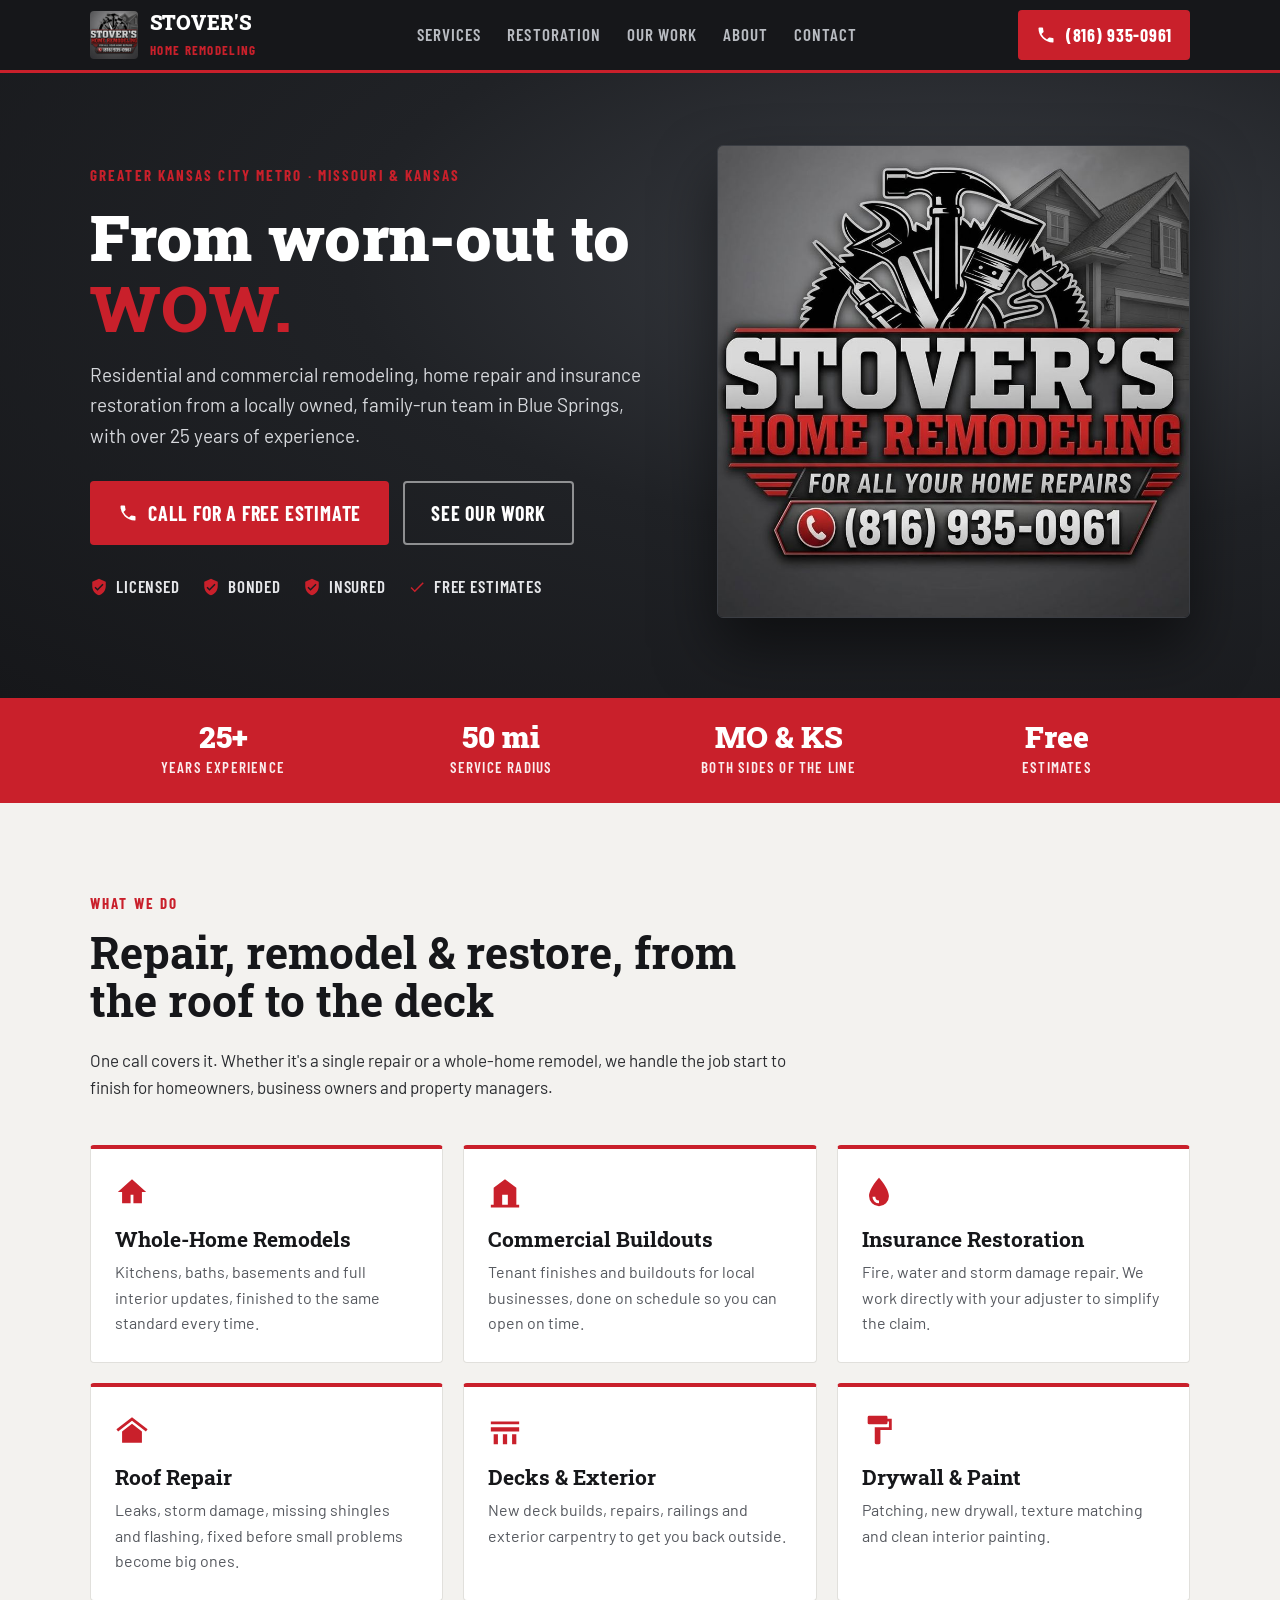
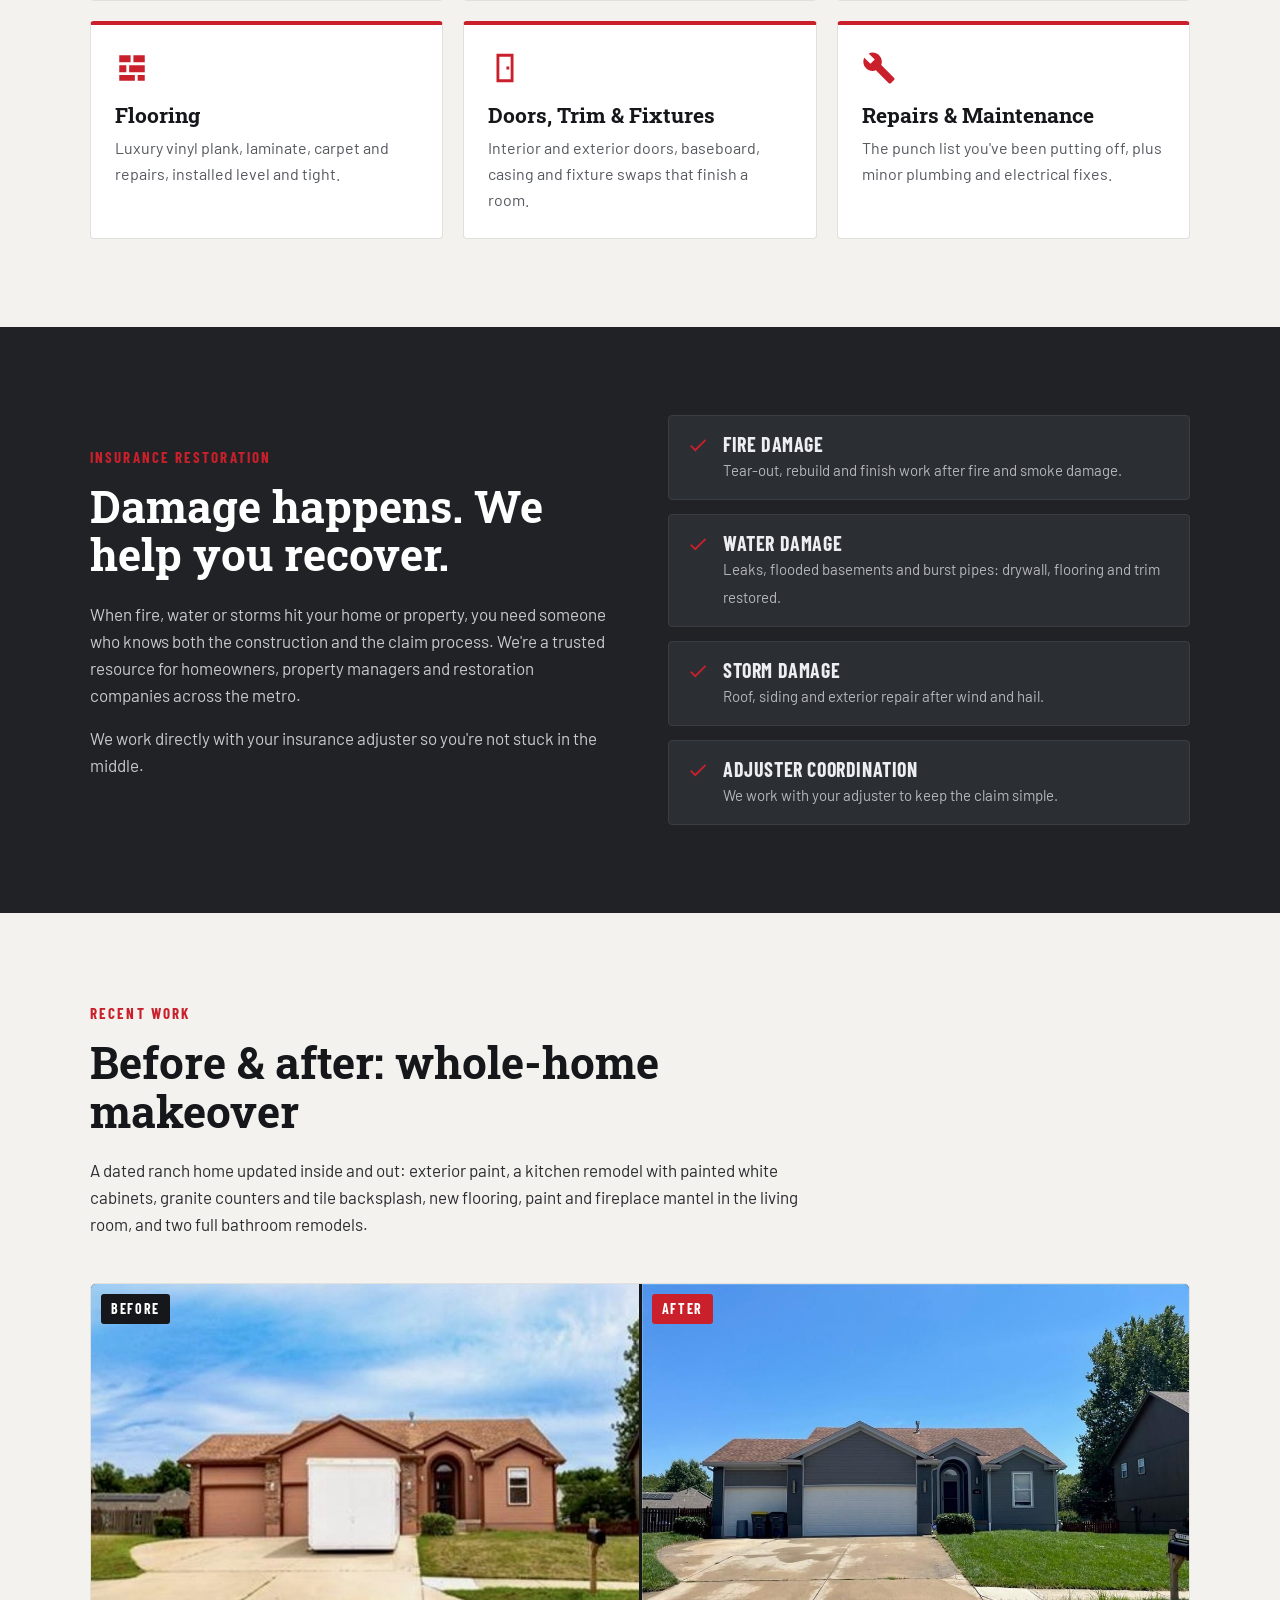
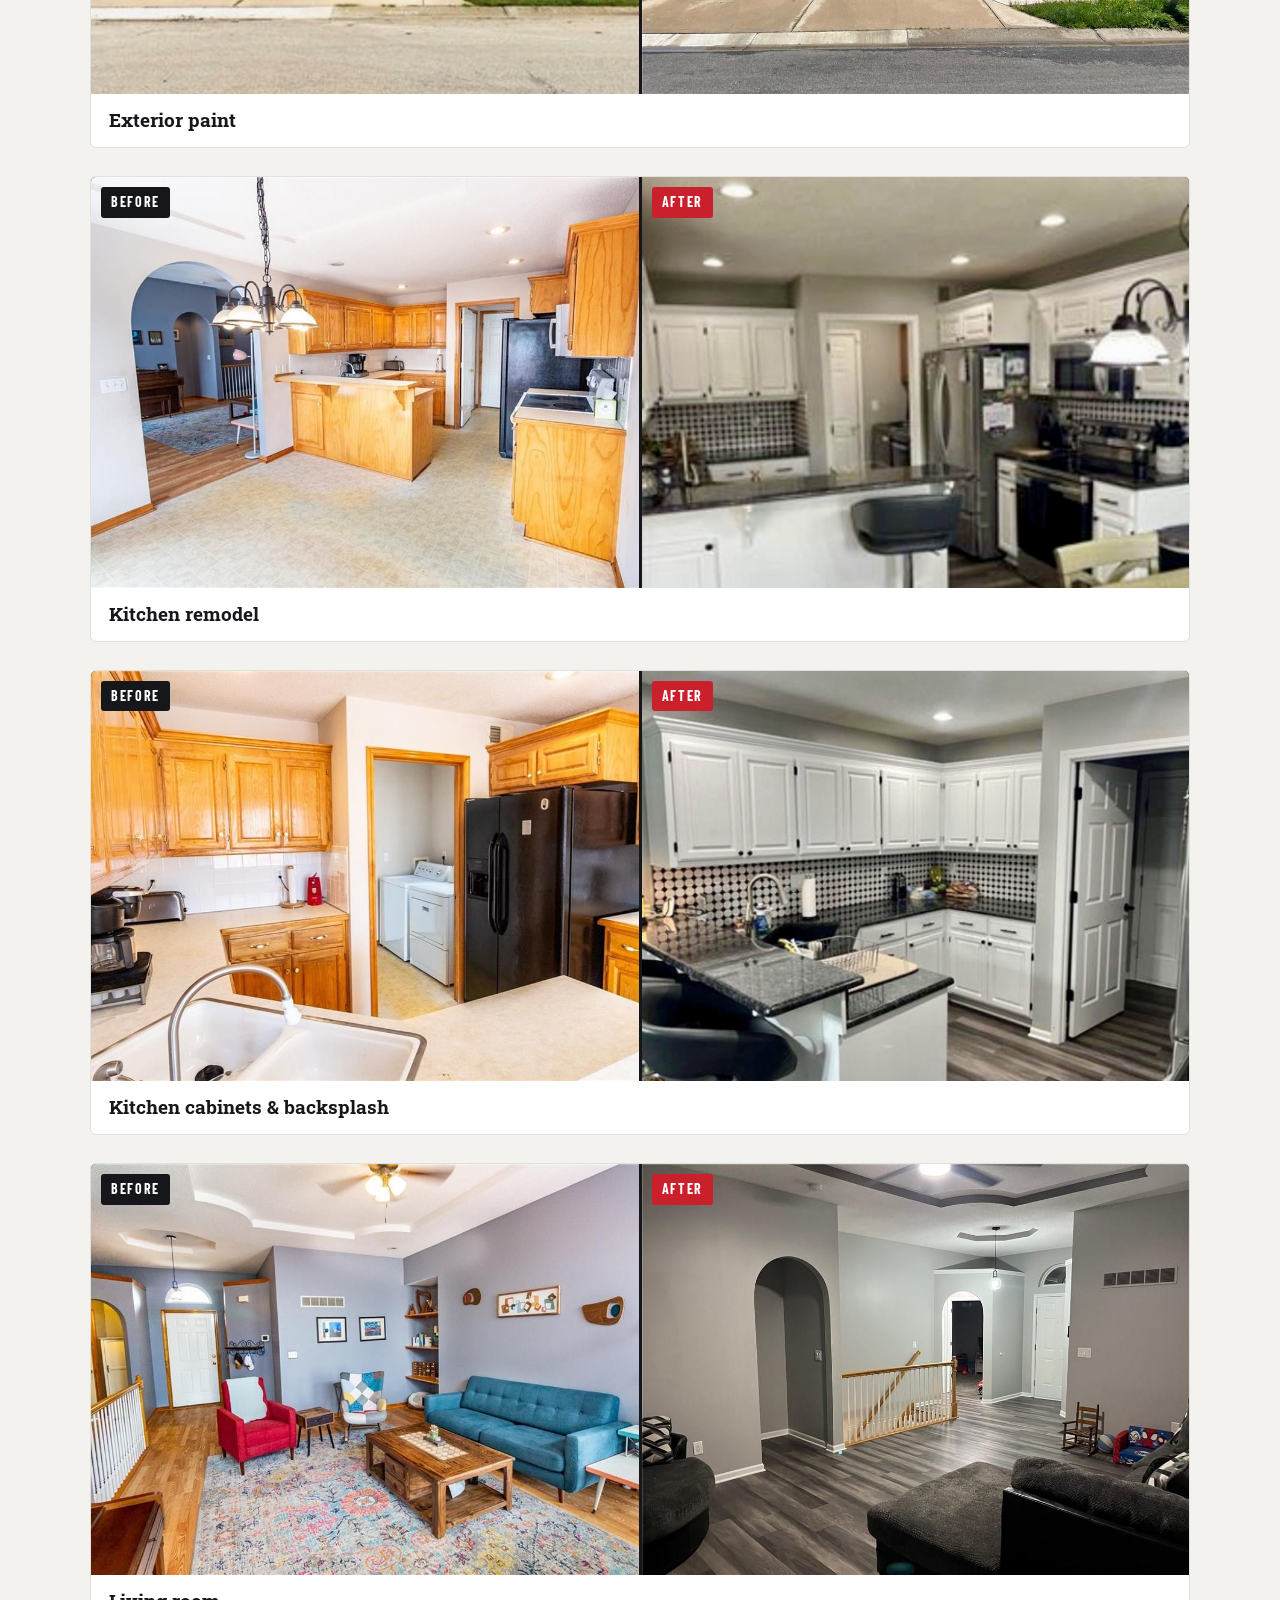
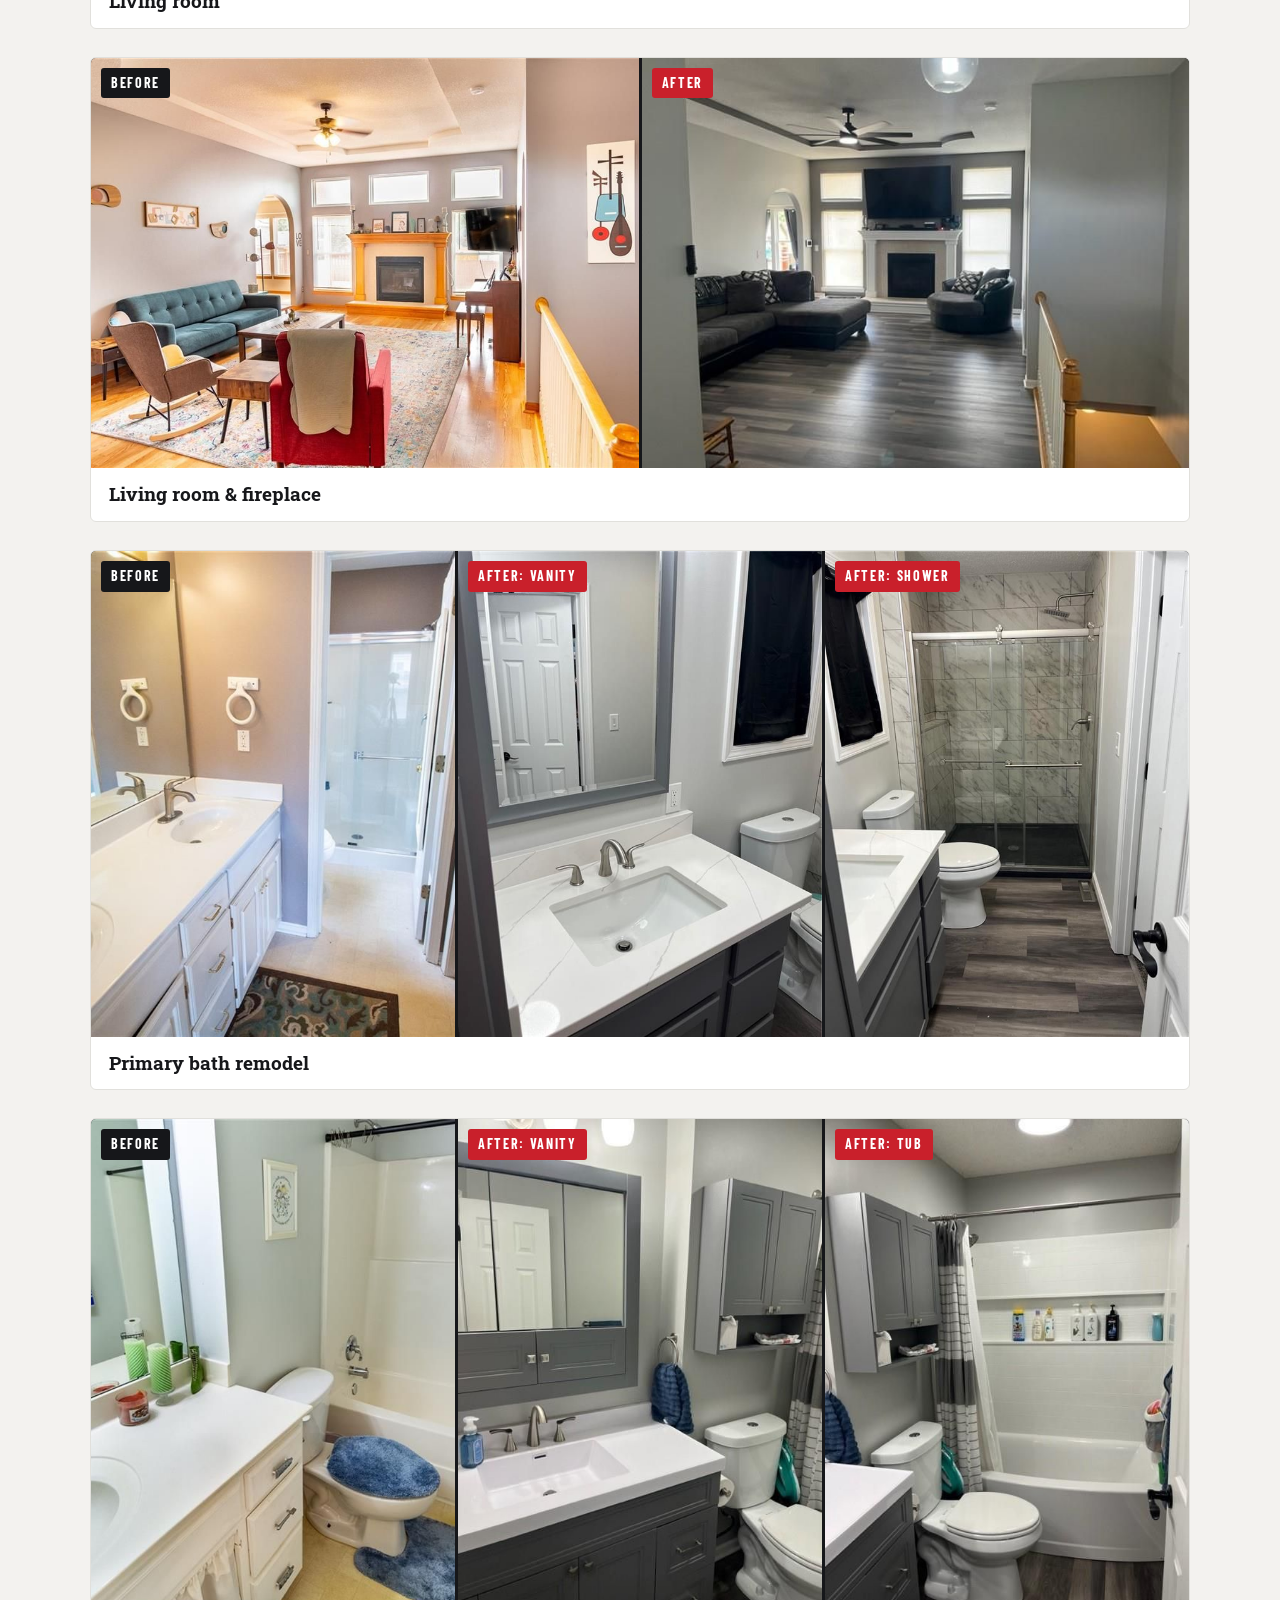
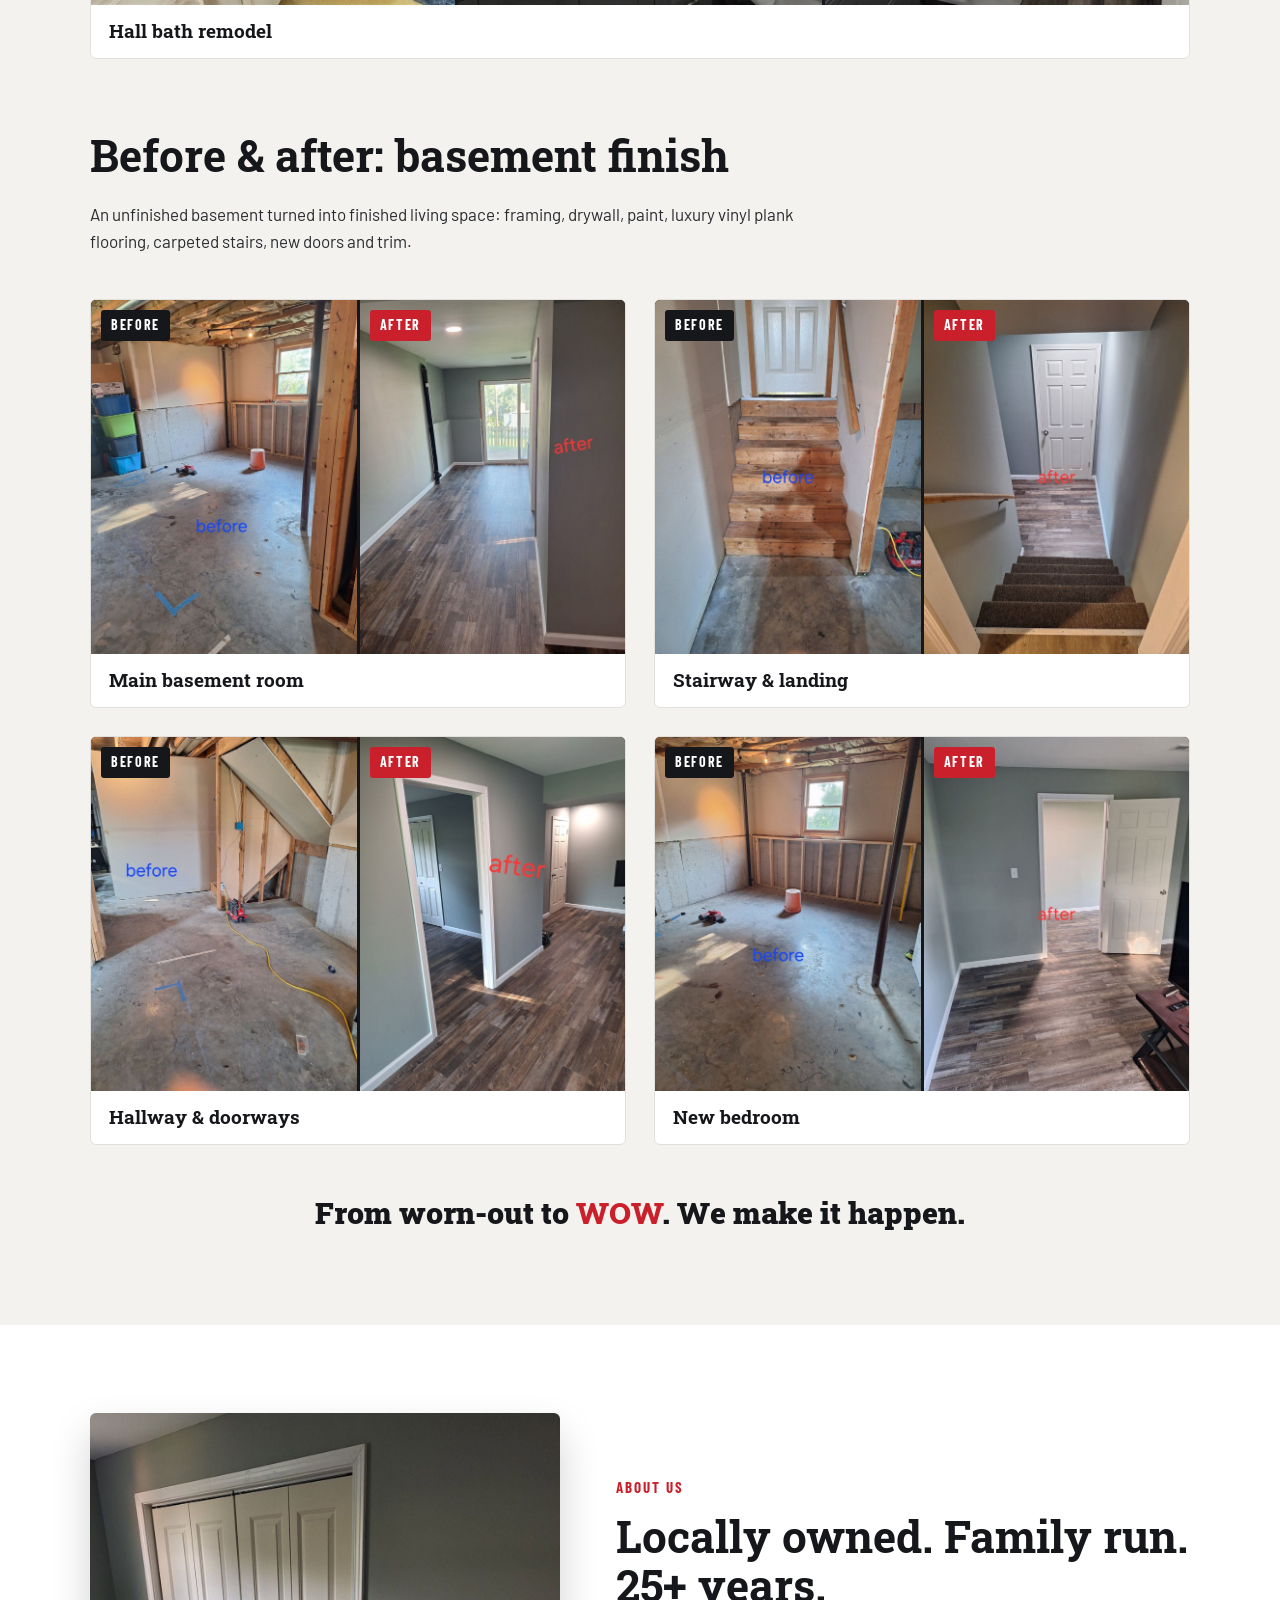
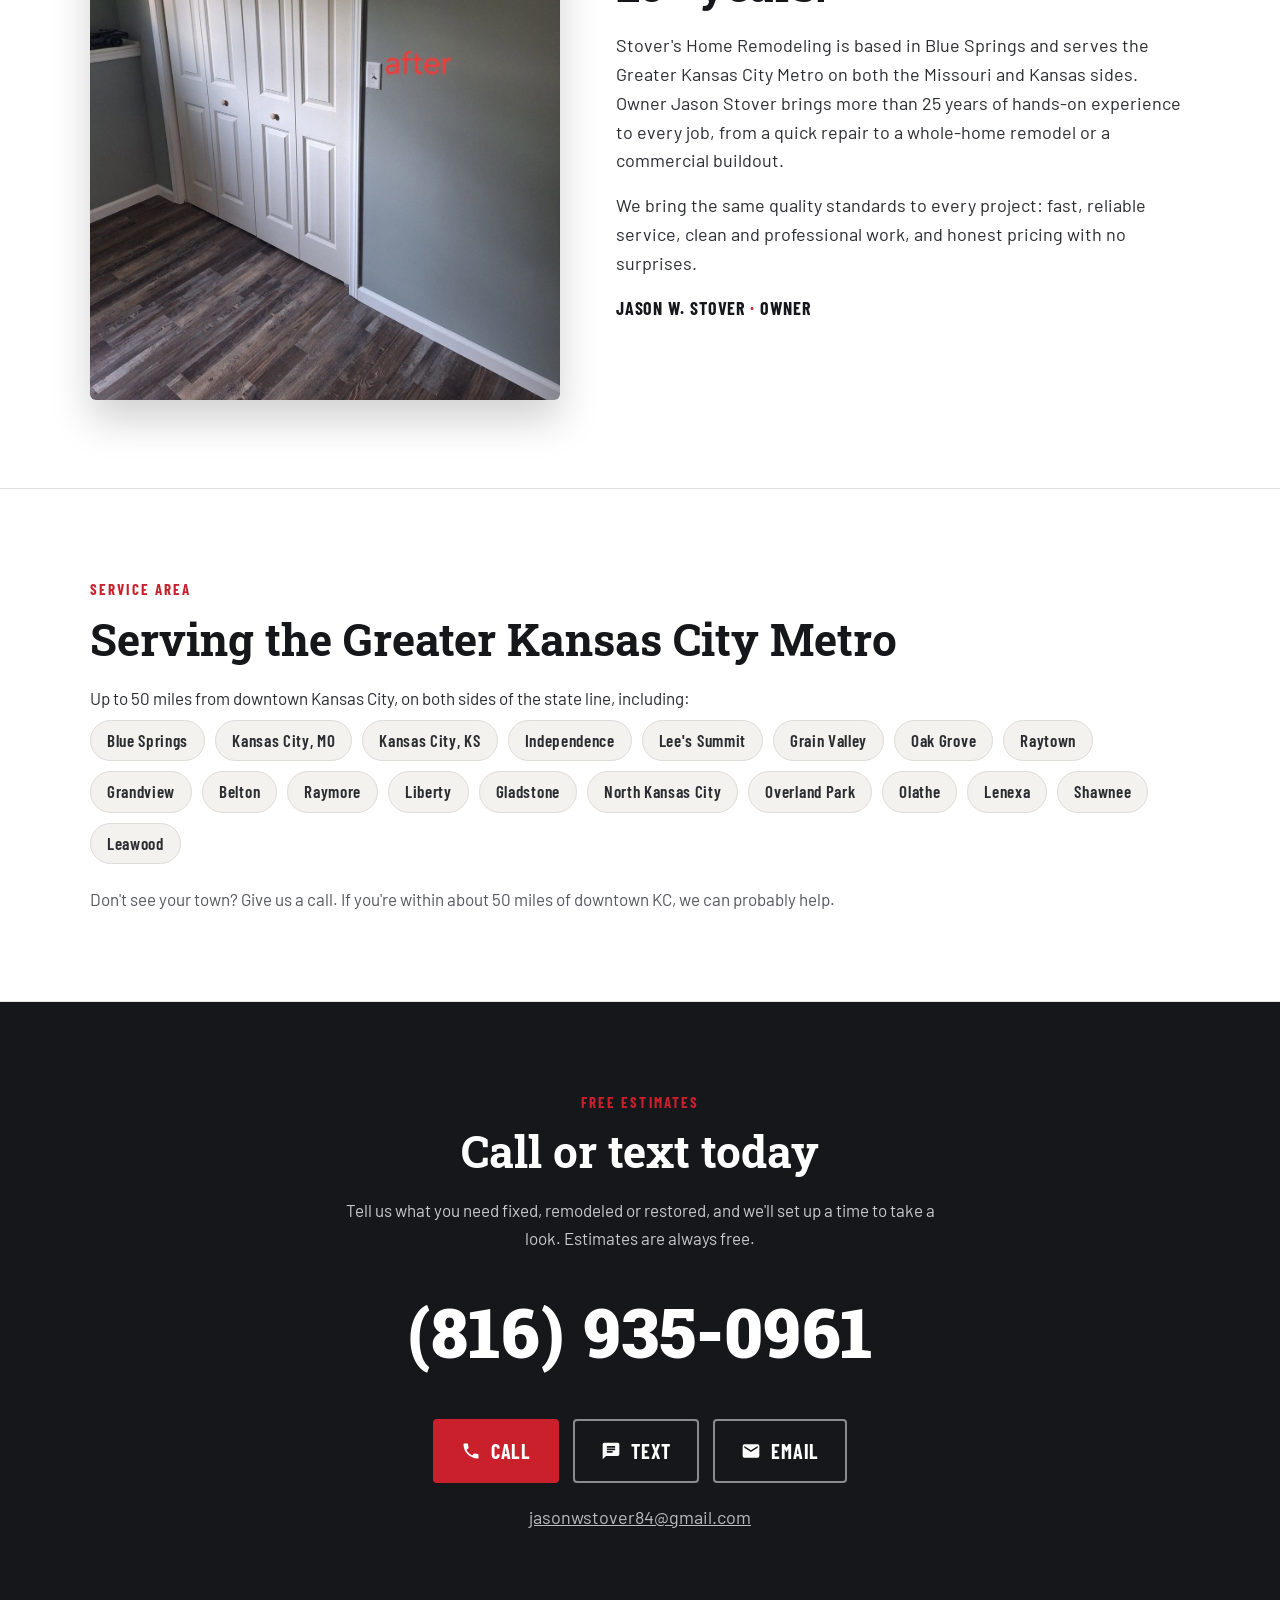
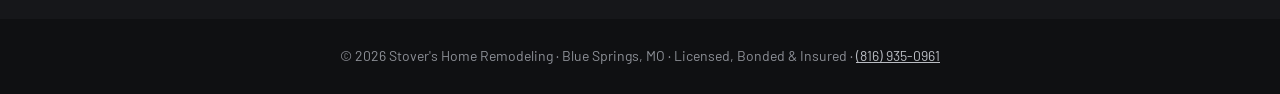
<file: index.html>
<!doctype html>
<html lang="en">
<head>
<meta charset="utf-8">
<meta name="viewport" content="width=device-width, initial-scale=1">
<title>Stover's Home Remodeling | Blue Springs &amp; Greater Kansas City Remodeling</title>
<meta name="description" content="Stover's Home Remodeling: 25+ years of residential and commercial remodeling, home repair and insurance restoration across the Greater Kansas City Metro, Missouri and Kansas. Licensed, bonded and insured. Call (816) 935-0961 for a free estimate.">
<link rel="canonical" href="https://www.stoversremodeling.com/">
<meta property="og:title" content="Stover's Home Remodeling">
<meta property="og:description" content="Remodeling, home repair and insurance restoration across the Greater Kansas City Metro. Free estimates: (816) 935-0961.">
<meta property="og:image" content="https://www.stoversremodeling.com/images/logo-square.jpg">
<meta property="og:url" content="https://www.stoversremodeling.com/">
<meta property="og:type" content="website">
<link rel="icon" type="image/png" href="images/favicon.png">
<link rel="apple-touch-icon" href="images/apple-touch-icon.png">
<link rel="preconnect" href="https://fonts.googleapis.com">
<link rel="preconnect" href="https://fonts.gstatic.com" crossorigin>
<link href="https://fonts.googleapis.com/css2?family=Roboto+Slab:wght@700;900&family=Barlow+Condensed:wght@600;700&family=Barlow:wght@400;500;600&display=swap" rel="stylesheet">
<script type="application/ld+json">
{
  "@context": "https://schema.org",
  "@type": "HomeAndConstructionBusiness",
  "name": "Stover's Home Remodeling",
  "url": "https://www.stoversremodeling.com/",
  "logo": "https://www.stoversremodeling.com/images/logo-square.jpg",
  "image": "https://www.stoversremodeling.com/images/after-basement-2.jpg",
  "telephone": "+1-816-935-0961",
  "email": "jasonwstover84@gmail.com",
  "founder": "Jason W. Stover",
  "address": {"@type": "PostalAddress", "addressLocality": "Blue Springs", "addressRegion": "MO", "addressCountry": "US"},
  "areaServed": [
    {"@type": "City", "name": "Kansas City, MO"},
    {"@type": "City", "name": "Kansas City, KS"},
    {"@type": "City", "name": "Blue Springs, MO"},
    {"@type": "State", "name": "Missouri"},
    {"@type": "State", "name": "Kansas"}
  ],
  "description": "Residential and commercial remodeling, home repair and insurance restoration throughout the Greater Kansas City Metro."
}
</script>
<style>
:root{
  --ink:#16171a; --char:#202226; --char-2:#2b2e33; --line:#3a3d43;
  --red:#c9202b; --red-dk:#a3151f; --paper:#f3f2ef; --white:#fff;
  --muted:#b9bcc2; --text:#2a2c30;
  --slab:"Roboto Slab",Georgia,serif; --cond:"Barlow Condensed","Arial Narrow",sans-serif; --body:"Barlow",system-ui,sans-serif;
}
*{box-sizing:border-box;margin:0;padding:0}
html{scroll-behavior:smooth}
body{font-family:var(--body);color:var(--text);background:var(--paper);line-height:1.6;font-size:17px}
img{max-width:100%;height:auto;display:block}
a{color:inherit}
.wrap{max-width:1140px;margin:0 auto;padding:0 20px}
.eyebrow{font-family:var(--cond);font-weight:700;letter-spacing:.14em;text-transform:uppercase;color:var(--red);font-size:15px}
h1,h2,h3{font-family:var(--slab);line-height:1.1;color:var(--ink)}
h2{font-size:clamp(30px,4.2vw,44px);margin:.3em 0 .5em}
.btn{display:inline-flex;align-items:center;gap:10px;font-family:var(--cond);font-weight:700;font-size:20px;letter-spacing:.04em;text-transform:uppercase;text-decoration:none;padding:14px 26px;border-radius:4px;border:2px solid transparent;transition:background .15s,color .15s,border-color .15s}
.btn-red{background:var(--red);color:#fff}
.btn-red:hover{background:var(--red-dk)}
.btn-ghost{border-color:rgba(255,255,255,.5);color:#fff}
.btn-ghost:hover{border-color:#fff;background:rgba(255,255,255,.08)}
.btn svg{width:20px;height:20px;flex:none}

/* header */
header{position:sticky;top:0;z-index:20;background:var(--ink);border-bottom:3px solid var(--red)}
.nav{display:flex;align-items:center;justify-content:space-between;gap:16px;min-height:70px}
.brand{display:flex;align-items:center;gap:12px;text-decoration:none;color:#fff}
.brand img{width:48px;height:48px;border-radius:4px}
.brand b{font-family:var(--slab);font-weight:900;font-size:20px;letter-spacing:.02em;line-height:1}
.brand span{display:block;font-family:var(--cond);font-weight:700;color:var(--red);letter-spacing:.1em;font-size:13px;text-transform:uppercase;margin-top:3px}
.nav-links{display:flex;gap:26px;list-style:none}
.nav-links a{font-family:var(--cond);font-weight:600;font-size:17px;letter-spacing:.06em;text-transform:uppercase;color:var(--muted);text-decoration:none}
.nav-links a:hover{color:#fff}
.nav .btn{padding:9px 16px;font-size:18px}
@media (max-width:860px){.nav-links{display:none}}
@media (max-width:420px){.brand span{display:none}.brand b{font-size:17px}.nav .btn{font-size:16px;padding:8px 12px}}

/* hero */
.hero{background:radial-gradient(ellipse at 75% 30%,#3a3d43 0%,var(--char) 45%,var(--ink) 100%);color:#fff;overflow:hidden}
.hero .wrap{display:grid;grid-template-columns:1.1fr .9fr;gap:48px;align-items:center;padding-top:72px;padding-bottom:80px}
.hero h1{color:#fff;font-size:clamp(38px,5.6vw,64px);font-weight:900;margin:14px 0 18px}
.hero h1 em{font-style:normal;color:var(--red)}
.hero p.lead{font-size:19px;color:#d6d8dc;max-width:560px}
.hero .ctas{display:flex;flex-wrap:wrap;gap:14px;margin:30px 0 28px}
.badges{display:flex;flex-wrap:wrap;gap:10px 22px;list-style:none;font-family:var(--cond);font-weight:600;font-size:17px;letter-spacing:.05em;text-transform:uppercase;color:#e6e7ea}
.badges li{display:flex;align-items:center;gap:8px}
.badges svg{width:18px;height:18px;color:var(--red)}
.wrap>*{min-width:0}
.btn{flex-wrap:wrap;text-align:center}
@media (max-width:480px){.hero .ctas .btn{width:100%;justify-content:center;font-size:18px}}
.hero-logo{border-radius:6px;box-shadow:0 30px 60px rgba(0,0,0,.5);border:1px solid var(--line)}
@media (max-width:860px){.hero .wrap{grid-template-columns:1fr;padding-top:48px;padding-bottom:56px}.hero-logo{width:100%;max-width:380px;margin:0 auto;order:-1}}

/* strip */
.strip{background:var(--red);color:#fff}
.strip .wrap{display:grid;grid-template-columns:repeat(4,1fr);text-align:center;padding-top:22px;padding-bottom:22px;gap:12px}
.strip b{display:block;font-family:var(--slab);font-weight:900;font-size:30px;line-height:1.1}
.strip span{font-family:var(--cond);font-weight:600;letter-spacing:.08em;text-transform:uppercase;font-size:15px;opacity:.92}
@media (max-width:700px){.strip .wrap{grid-template-columns:repeat(2,1fr);row-gap:18px}}

section{padding:88px 0}
@media (max-width:700px){section{padding:64px 0}}
.intro{max-width:720px;margin-bottom:44px}

/* services */
.svc-grid{display:grid;grid-template-columns:repeat(3,1fr);gap:20px}
.svc{background:#fff;border:1px solid #e1e0dc;border-top:4px solid var(--red);border-radius:4px;padding:26px 24px}
.svc svg{width:34px;height:34px;color:var(--red);margin-bottom:12px}
.svc h3{font-size:21px;margin-bottom:8px}
.svc p{font-size:16px;color:#55585e}
@media (max-width:900px){.svc-grid{grid-template-columns:repeat(2,1fr)}}
@media (max-width:600px){.svc-grid{grid-template-columns:1fr}}

/* restoration */
.resto{background:var(--char);color:#e6e7ea}
.resto .wrap{display:grid;grid-template-columns:1fr 1fr;gap:56px;align-items:center}
.resto h2{color:#fff}
.resto p{color:#c8cace;margin-bottom:16px}
.checks{list-style:none;display:grid;gap:14px}
.checks li{display:flex;gap:14px;align-items:flex-start;background:var(--char-2);border:1px solid var(--line);border-radius:4px;padding:16px 18px;color:#eceef1}
.checks svg{width:22px;height:22px;color:var(--red);flex:none;margin-top:2px}
.checks b{font-family:var(--cond);font-size:20px;letter-spacing:.03em;text-transform:uppercase;display:block;line-height:1.2}
.checks span{font-size:15px;color:#b4b7bd}
@media (max-width:860px){.resto .wrap{grid-template-columns:1fr;gap:36px}}

/* before/after */
.ba-grid{display:grid;grid-template-columns:repeat(2,1fr);gap:28px}
.ba{background:#fff;border:1px solid #e1e0dc;border-radius:6px;overflow:hidden}
.ba-pair{display:grid;grid-template-columns:1fr 1fr;gap:3px;background:var(--ink)}
.ba figure{position:relative}
.ba img{width:100%;aspect-ratio:3/4;object-fit:cover}
.ba figcaption{position:absolute;top:10px;left:10px;font-family:var(--cond);font-weight:700;font-size:14px;letter-spacing:.12em;text-transform:uppercase;padding:4px 10px;border-radius:3px;background:var(--ink);color:#fff}
.ba figure + figure figcaption{background:var(--red)}
.ba img{object-position:center}
.ba h3{font-size:19px;padding:16px 18px}
@media (max-width:760px){.ba-grid{grid-template-columns:1fr}}
.ba.wide{grid-column:1/-1}
.ba.wide img{aspect-ratio:4/3}
.ba.trio .ba-pair{grid-template-columns:repeat(3,1fr)}
.ba.trio img{aspect-ratio:3/4}
@media (max-width:600px){.ba.wide .ba-pair{grid-template-columns:1fr}.ba.trio img{aspect-ratio:4/3}}
.wow{text-align:center;margin-top:44px;font-family:var(--slab);font-weight:900;font-size:clamp(22px,3vw,30px);color:var(--ink)}
.wow em{font-style:normal;color:var(--red)}

/* about */
.about .wrap{display:grid;grid-template-columns:.9fr 1.1fr;gap:56px;align-items:center}
.about img{border-radius:6px;aspect-ratio:4/5;object-fit:cover;box-shadow:0 20px 40px rgba(0,0,0,.18)}
.about p{margin-bottom:16px;font-size:18px}
.sig{font-family:var(--cond);font-weight:700;font-size:20px;letter-spacing:.05em;text-transform:uppercase;color:var(--ink)}
.sig span{color:var(--red)}
@media (max-width:860px){.about .wrap{grid-template-columns:1fr;gap:32px}.about img{width:100%;max-width:420px;aspect-ratio:1}}

/* area */
.area{background:#fff;border-top:1px solid #e1e0dc;border-bottom:1px solid #e1e0dc}
.towns{display:flex;flex-wrap:wrap;gap:10px;list-style:none;margin-top:8px}
.towns li{font-family:var(--cond);font-weight:600;font-size:17px;letter-spacing:.04em;background:var(--paper);border:1px solid #dddcd7;border-radius:30px;padding:6px 16px}
.area-note{margin-top:22px;color:#55585e}

/* contact */
.contact{background:var(--ink);color:#fff;text-align:center}
.contact h2{color:#fff}
.contact p{color:#c8cace;max-width:620px;margin:0 auto}
.big-phone{display:inline-block;font-family:var(--slab);font-weight:900;font-size:clamp(40px,7vw,68px);color:#fff;text-decoration:none;margin:26px 0 8px;letter-spacing:.01em}
.big-phone:hover{color:var(--red)}
.contact .ctas{display:flex;flex-wrap:wrap;gap:14px;justify-content:center;margin-top:24px}
.contact .email{display:block;margin-top:20px;color:var(--muted);font-size:18px;word-break:break-all}
footer{background:#0f1012;color:#8d9097;font-size:14px;padding:26px 0;text-align:center}
footer a{color:#b9bcc2}

/* mobile call bar */
.callbar{display:none}
@media (max-width:700px){
  .callbar{display:grid;grid-template-columns:1fr 1fr;position:fixed;bottom:0;left:0;right:0;z-index:30;box-shadow:0 -4px 16px rgba(0,0,0,.3)}
  .callbar a{display:flex;align-items:center;justify-content:center;gap:8px;padding:15px 0;font-family:var(--cond);font-weight:700;font-size:19px;letter-spacing:.06em;text-transform:uppercase;text-decoration:none;color:#fff;background:var(--red)}
  .callbar a+a{background:var(--char-2)}
  .callbar svg{width:20px;height:20px}
  footer{padding-bottom:84px}
}
</style>
</head>
<body>

<svg width="0" height="0" style="position:absolute" aria-hidden="true">
  <symbol id="i-phone" viewBox="0 0 24 24"><path fill="currentColor" d="M6.6 10.8a15.1 15.1 0 0 0 6.6 6.6l2.2-2.2a1 1 0 0 1 1-.25 11.4 11.4 0 0 0 3.6.57 1 1 0 0 1 1 1V20a1 1 0 0 1-1 1A17 17 0 0 1 3 4a1 1 0 0 1 1-1h3.5a1 1 0 0 1 1 1c0 1.25.2 2.45.57 3.57a1 1 0 0 1-.25 1z"/></symbol>
  <symbol id="i-mail" viewBox="0 0 24 24"><path fill="currentColor" d="M20 4H4a2 2 0 0 0-2 2v12a2 2 0 0 0 2 2h16a2 2 0 0 0 2-2V6a2 2 0 0 0-2-2zm0 4.2-8 5-8-5V6l8 5 8-5z"/></symbol>
  <symbol id="i-text" viewBox="0 0 24 24"><path fill="currentColor" d="M20 2H4a2 2 0 0 0-2 2v18l4-4h14a2 2 0 0 0 2-2V4a2 2 0 0 0-2-2zM7 9h10v2H7zm0-3h10v2H7zm0 6h7v2H7z"/></symbol>
  <symbol id="i-check" viewBox="0 0 24 24"><path fill="currentColor" d="M9 16.2 4.8 12l-1.4 1.4L9 19 21 7l-1.4-1.4z"/></symbol>
  <symbol id="i-shield" viewBox="0 0 24 24"><path fill="currentColor" d="M12 1 3 5v6c0 5.5 3.8 10.7 9 12 5.2-1.3 9-6.5 9-12V5zm-2 16-4-4 1.4-1.4L10 14.2l6.6-6.6L18 9z"/></symbol>
</svg>

<header>
  <div class="wrap nav">
    <a class="brand" href="#top">
      <img src="images/favicon.png" alt="" width="48" height="48">
      <div><b>STOVER'S</b><span>Home Remodeling</span></div>
    </a>
    <ul class="nav-links">
      <li><a href="#services">Services</a></li>
      <li><a href="#restoration">Restoration</a></li>
      <li><a href="#work">Our&nbsp;Work</a></li>
      <li><a href="#about">About</a></li>
      <li><a href="#contact">Contact</a></li>
    </ul>
    <a class="btn btn-red" href="tel:+18169350961"><svg><use href="#i-phone"/></svg>(816) 935-0961</a>
  </div>
</header>

<main id="top">

<section class="hero" style="padding:0">
  <div class="wrap">
    <div>
      <div class="eyebrow">Greater Kansas City Metro &middot; Missouri &amp; Kansas</div>
      <h1>From worn-out to <em>WOW.</em></h1>
      <p class="lead">Residential and commercial remodeling, home repair and insurance restoration from a locally owned, family-run team in Blue Springs, with over 25 years of experience.</p>
      <div class="ctas">
        <a class="btn btn-red" href="tel:+18169350961"><svg><use href="#i-phone"/></svg>Call for a Free Estimate</a>
        <a class="btn btn-ghost" href="#work">See Our Work</a>
      </div>
      <ul class="badges">
        <li><svg><use href="#i-shield"/></svg>Licensed</li>
        <li><svg><use href="#i-shield"/></svg>Bonded</li>
        <li><svg><use href="#i-shield"/></svg>Insured</li>
        <li><svg><use href="#i-check"/></svg>Free Estimates</li>
      </ul>
    </div>
    <img class="hero-logo" src="images/logo-square.jpg" alt="Stover's Home Remodeling logo: For all your home repairs, (816) 935-0961" width="900" height="900">
  </div>
</section>

<div class="strip">
  <div class="wrap">
    <div><b>25+</b><span>Years Experience</span></div>
    <div><b>50 mi</b><span>Service Radius</span></div>
    <div><b>MO &amp; KS</b><span>Both Sides of the Line</span></div>
    <div><b>Free</b><span>Estimates</span></div>
  </div>
</div>

<section id="services">
  <div class="wrap">
    <div class="intro">
      <div class="eyebrow">What We Do</div>
      <h2>Repair, remodel &amp; restore, from the roof to the deck</h2>
      <p>One call covers it. Whether it's a single repair or a whole-home remodel, we handle the job start to finish for homeowners, business owners and property managers.</p>
    </div>
    <div class="svc-grid">
      <div class="svc">
        <svg viewBox="0 0 24 24"><path fill="currentColor" d="M12 3 2 12h3v8h6v-6h2v6h6v-8h3z"/></svg>
        <h3>Whole-Home Remodels</h3>
        <p>Kitchens, baths, basements and full interior updates, finished to the same standard every time.</p>
      </div>
      <div class="svc">
        <svg viewBox="0 0 24 24"><path fill="currentColor" d="M4 21V9l8-6 8 6v12h-6v-7h-4v7zm-2 0h20v2H2z"/></svg>
        <h3>Commercial Buildouts</h3>
        <p>Tenant finishes and buildouts for local businesses, done on schedule so you can open on time.</p>
      </div>
      <div class="svc">
        <svg viewBox="0 0 24 24"><path fill="currentColor" d="M12 2s-7 7.6-7 13a7 7 0 0 0 14 0c0-5.4-7-13-7-13zm0 18a4.6 4.6 0 0 1-4.6-4.6h2A2.6 2.6 0 0 0 12 18z"/></svg>
        <h3>Insurance Restoration</h3>
        <p>Fire, water and storm damage repair. We work directly with your adjuster to simplify the claim.</p>
      </div>
      <div class="svc">
        <svg viewBox="0 0 24 24"><path fill="currentColor" d="M12 3 1 11.5l1.2 1.6L12 5.5l9.8 7.6 1.2-1.6zM5 13v8h14v-8l-7-5.4z"/></svg>
        <h3>Roof Repair</h3>
        <p>Leaks, storm damage, missing shingles and flashing, fixed before small problems become big ones.</p>
      </div>
      <div class="svc">
        <svg viewBox="0 0 24 24"><path fill="currentColor" d="M2 10h20v3H2zm2 5h3v7H4zm6.5 0h3v7h-3zm6.5 0h3v7h-3zM2 6h20v2H2z"/></svg>
        <h3>Decks &amp; Exterior</h3>
        <p>New deck builds, repairs, railings and exterior carpentry to get you back outside.</p>
      </div>
      <div class="svc">
        <svg viewBox="0 0 24 24"><path fill="currentColor" d="M18 4V3a1 1 0 0 0-1-1H5a1 1 0 0 0-1 1v4a1 1 0 0 0 1 1h12a1 1 0 0 0 1-1V6h1v4H9v11a1 1 0 0 0 1 1h2a1 1 0 0 0 1-1v-9h8V4z"/></svg>
        <h3>Drywall &amp; Paint</h3>
        <p>Patching, new drywall, texture matching and clean interior painting.</p>
      </div>
      <div class="svc">
        <svg viewBox="0 0 24 24"><path fill="currentColor" d="M3 3h8v5H3zm10 0h8v5h-8zM3 10h5v5H3zm7 0h11v5H10zM3 17h11v4H3zm13 0h5v4h-5z"/></svg>
        <h3>Flooring</h3>
        <p>Luxury vinyl plank, laminate, carpet and repairs, installed level and tight.</p>
      </div>
      <div class="svc">
        <svg viewBox="0 0 24 24"><path fill="currentColor" d="M6 2h12v20H6zm2 2v16h8V4zm5 7h2v2h-2z"/></svg>
        <h3>Doors, Trim &amp; Fixtures</h3>
        <p>Interior and exterior doors, baseboard, casing and fixture swaps that finish a room.</p>
      </div>
      <div class="svc">
        <svg viewBox="0 0 24 24"><path fill="currentColor" d="M22.7 19 13.6 9.9c.9-2.3.4-5-1.5-6.9-2-2-5-2.4-7.4-1.3L9 6 6 9 1.6 4.7C.4 7.1.9 10.1 2.9 12.1c1.9 1.9 4.6 2.4 6.9 1.5l9.1 9.1c.4.4 1 .4 1.4 0l2.3-2.3c.5-.4.5-1.1.1-1.4z"/></svg>
        <h3>Repairs &amp; Maintenance</h3>
        <p>The punch list you've been putting off, plus minor plumbing and electrical fixes.</p>
      </div>
    </div>
  </div>
</section>

<section class="resto" id="restoration">
  <div class="wrap">
    <div>
      <div class="eyebrow">Insurance Restoration</div>
      <h2>Damage happens. We help you recover.</h2>
      <p>When fire, water or storms hit your home or property, you need someone who knows both the construction and the claim process. We're a trusted resource for homeowners, property managers and restoration companies across the metro.</p>
      <p>We work directly with your insurance adjuster so you're not stuck in the middle.</p>
    </div>
    <ul class="checks">
      <li><svg><use href="#i-check"/></svg><div><b>Fire Damage</b><span>Tear-out, rebuild and finish work after fire and smoke damage.</span></div></li>
      <li><svg><use href="#i-check"/></svg><div><b>Water Damage</b><span>Leaks, flooded basements and burst pipes: drywall, flooring and trim restored.</span></div></li>
      <li><svg><use href="#i-check"/></svg><div><b>Storm Damage</b><span>Roof, siding and exterior repair after wind and hail.</span></div></li>
      <li><svg><use href="#i-check"/></svg><div><b>Adjuster Coordination</b><span>We work with your adjuster to keep the claim simple.</span></div></li>
    </ul>
  </div>
</section>

<section id="work">
  <div class="wrap">
    <div class="intro">
      <div class="eyebrow">Recent Work</div>
      <h2>Before &amp; after: whole-home makeover</h2>
      <p>A dated ranch home updated inside and out: exterior paint, a kitchen remodel with painted white cabinets, granite counters and tile backsplash, new flooring, paint and fireplace mantel in the living room, and two full bathroom remodels.</p>
    </div>
    <div class="ba-grid">
      <div class="ba wide">
        <div class="ba-pair">
          <figure><img src="images/home-exterior-before.jpg" alt="Ranch home with tan siding and brick accents before painting" loading="lazy"><figcaption>Before</figcaption></figure>
          <figure><img src="images/home-exterior-after.jpg" alt="Same home painted gray with white garage doors" loading="lazy"><figcaption>After</figcaption></figure>
        </div>
        <h3>Exterior paint</h3>
      </div>
      <div class="ba wide">
        <div class="ba-pair">
          <figure><img src="images/home-kitchen-before.jpg" alt="Kitchen with oak cabinets, laminate counters and vinyl floor" loading="lazy"><figcaption>Before</figcaption></figure>
          <figure><img src="images/home-kitchen-after.jpg" alt="Kitchen with white cabinets, dark granite counters, tile backsplash and stainless appliances" loading="lazy"><figcaption>After</figcaption></figure>
        </div>
        <h3>Kitchen remodel</h3>
      </div>
      <div class="ba wide">
        <div class="ba-pair">
          <figure><img src="images/home-kitchen2-before.jpg" alt="Oak wall cabinets and plain counter beside laundry door" loading="lazy"><figcaption>Before</figcaption></figure>
          <figure><img src="images/home-kitchen2-after.jpg" alt="White cabinets with black hardware, granite counters and patterned tile backsplash" loading="lazy"><figcaption>After</figcaption></figure>
        </div>
        <h3>Kitchen cabinets &amp; backsplash</h3>
      </div>
      <div class="ba wide">
        <div class="ba-pair">
          <figure><img src="images/home-living-before.jpg" alt="Living room with purple walls, oak trim and wood floor" loading="lazy"><figcaption>Before</figcaption></figure>
          <figure><img src="images/home-living-after.jpg" alt="Living room with gray walls, white trim, dark plank flooring and painted tray ceiling" loading="lazy"><figcaption>After</figcaption></figure>
        </div>
        <h3>Living room</h3>
      </div>
      <div class="ba wide">
        <div class="ba-pair">
          <figure><img src="images/home-living2-before.jpg" alt="Living room with oak fireplace mantel and purple walls" loading="lazy"><figcaption>Before</figcaption></figure>
          <figure><img src="images/home-living2-after.jpg" alt="Living room with white fireplace mantel, gray walls and dark plank flooring" loading="lazy"><figcaption>After</figcaption></figure>
        </div>
        <h3>Living room &amp; fireplace</h3>
      </div>
      <div class="ba wide trio">
        <div class="ba-pair">
          <figure><img src="images/home-mbath-before.jpg" alt="Primary bath with cultured marble double vanity and small shower" loading="lazy"><figcaption>Before</figcaption></figure>
          <figure><img src="images/home-mbath-after-vanity.jpg" alt="New gray vanity with quartz top and undermount sink" loading="lazy"><figcaption>After: vanity</figcaption></figure>
          <figure><img src="images/home-mbath-after-shower.jpg" alt="New tiled walk-in shower with glass doors and plank flooring" loading="lazy"><figcaption>After: shower</figcaption></figure>
        </div>
        <h3>Primary bath remodel</h3>
      </div>
      <div class="ba wide trio">
        <div class="ba-pair">
          <figure><img src="images/home-bath-before.jpg" alt="Hall bath with fiberglass tub surround and dated vanity" loading="lazy"><figcaption>Before</figcaption></figure>
          <figure><img src="images/home-bath-after-vanity.jpg" alt="New gray vanity, medicine cabinet and fixtures" loading="lazy"><figcaption>After: vanity</figcaption></figure>
          <figure><img src="images/home-bath-after.jpg" alt="New tub with white tile surround and built-in shelf" loading="lazy"><figcaption>After: tub</figcaption></figure>
        </div>
        <h3>Hall bath remodel</h3>
      </div>
    </div>

    <div class="intro" style="margin-top:72px">
      <h2>Before &amp; after: basement finish</h2>
      <p>An unfinished basement turned into finished living space: framing, drywall, paint, luxury vinyl plank flooring, carpeted stairs, new doors and trim.</p>
    </div>
    <div class="ba-grid">
      <div class="ba">
        <div class="ba-pair">
          <figure><img src="images/before-basement-2.jpg" alt="Unfinished basement with bare concrete floor and exposed joists" loading="lazy" width="1100" height="1467"><figcaption>Before</figcaption></figure>
          <figure><img src="images/after-basement-2.jpg" alt="Finished basement room with gray walls, plank flooring and sliding door" loading="lazy" width="1100" height="1467"><figcaption>After</figcaption></figure>
        </div>
        <h3>Main basement room</h3>
      </div>
      <div class="ba">
        <div class="ba-pair">
          <figure><img src="images/before-stairs.jpg" alt="Bare wooden basement stairs with unfinished walls" loading="lazy" width="1100" height="1467"><figcaption>Before</figcaption></figure>
          <figure><img src="images/after-stairs.jpg" alt="Carpeted stairs leading to painted hallway with new door and plank flooring" loading="lazy" width="1100" height="1467"><figcaption>After</figcaption></figure>
        </div>
        <h3>Stairway &amp; landing</h3>
      </div>
      <div class="ba">
        <div class="ba-pair">
          <figure><img src="images/before-basement-1.jpg" alt="Unfinished area under the stairs with exposed framing" loading="lazy" width="1100" height="1467"><figcaption>Before</figcaption></figure>
          <figure><img src="images/after-basement-1.jpg" alt="Finished hallway with trimmed doorway and plank flooring" loading="lazy" width="1100" height="1467"><figcaption>After</figcaption></figure>
        </div>
        <h3>Hallway &amp; doorways</h3>
      </div>
      <div class="ba">
        <div class="ba-pair">
          <figure><img src="images/before-basement-3.jpg" alt="Basement wall with new framing over concrete" loading="lazy" width="1100" height="1467"><figcaption>Before</figcaption></figure>
          <figure><img src="images/after-basement-3.jpg" alt="Finished bedroom with six-panel door, trim and plank flooring" loading="lazy" width="1100" height="1467"><figcaption>After</figcaption></figure>
        </div>
        <h3>New bedroom</h3>
      </div>
    </div>
    <p class="wow">From worn-out to <em>WOW</em>. We make it happen.</p>
  </div>
</section>

<section class="about" id="about" style="background:#fff">
  <div class="wrap">
    <img src="images/after-closet.jpg" alt="Finished room with white bifold closet doors and new trim" loading="lazy" width="1100" height="1467">
    <div>
      <div class="eyebrow">About Us</div>
      <h2>Locally owned. Family run. 25+ years.</h2>
      <p>Stover's Home Remodeling is based in Blue Springs and serves the Greater Kansas City Metro on both the Missouri and Kansas sides. Owner Jason Stover brings more than 25 years of hands-on experience to every job, from a quick repair to a whole-home remodel or a commercial buildout.</p>
      <p>We bring the same quality standards to every project: fast, reliable service, clean and professional work, and honest pricing with no surprises.</p>
      <p class="sig">Jason W. Stover <span>&middot;</span> Owner</p>
    </div>
  </div>
</section>

<section class="area" id="area">
  <div class="wrap">
    <div class="eyebrow">Service Area</div>
    <h2>Serving the Greater Kansas City Metro</h2>
    <p>Up to 50 miles from downtown Kansas City, on both sides of the state line, including:</p>
    <ul class="towns">
      <li>Blue Springs</li><li>Kansas City, MO</li><li>Kansas City, KS</li><li>Independence</li><li>Lee's Summit</li><li>Grain Valley</li><li>Oak Grove</li><li>Raytown</li><li>Grandview</li><li>Belton</li><li>Raymore</li><li>Liberty</li><li>Gladstone</li><li>North Kansas City</li><li>Overland Park</li><li>Olathe</li><li>Lenexa</li><li>Shawnee</li><li>Leawood</li>
    </ul>
    <p class="area-note">Don't see your town? Give us a call. If you're within about 50 miles of downtown KC, we can probably help.</p>
  </div>
</section>

<section class="contact" id="contact">
  <div class="wrap">
    <div class="eyebrow">Free Estimates</div>
    <h2>Call or text today</h2>
    <p>Tell us what you need fixed, remodeled or restored, and we'll set up a time to take a look. Estimates are always free.</p>
    <a class="big-phone" href="tel:+18169350961">(816) 935-0961</a>
    <div class="ctas">
      <a class="btn btn-red" href="tel:+18169350961"><svg><use href="#i-phone"/></svg>Call</a>
      <a class="btn btn-ghost" href="sms:+18169350961"><svg><use href="#i-text"/></svg>Text</a>
      <a class="btn btn-ghost" href="mailto:jasonwstover84@gmail.com?subject=Estimate%20request"><svg><use href="#i-mail"/></svg>Email</a>
    </div>
    <a class="email" href="mailto:jasonwstover84@gmail.com">jasonwstover84@gmail.com</a>
  </div>
</section>

</main>

<footer>
  <div class="wrap">
    &copy; <span id="yr">2026</span> Stover's Home Remodeling &middot; Blue Springs, MO &middot; Licensed, Bonded &amp; Insured &middot; <a href="tel:+18169350961">(816) 935-0961</a>
  </div>
</footer>

<nav class="callbar" aria-label="Quick contact">
  <a href="tel:+18169350961"><svg><use href="#i-phone"/></svg>Call</a>
  <a href="sms:+18169350961"><svg><use href="#i-text"/></svg>Text</a>
</nav>

<script>document.getElementById('yr').textContent=new Date().getFullYear();</script>
</body>
</html>
</file>
